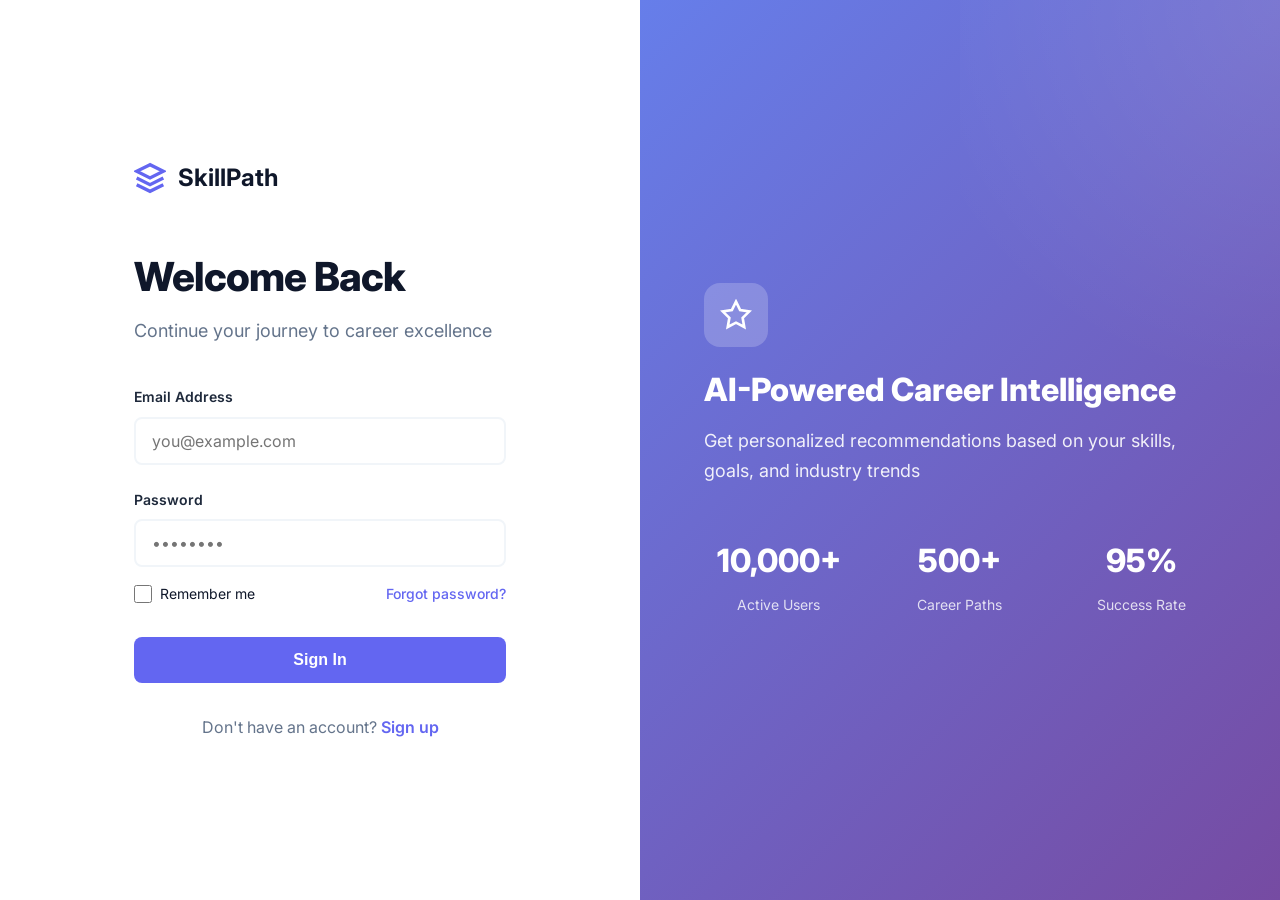
<file: Skill-platform/login.html>
<!DOCTYPE html>
<html lang="en">
<head>
    <meta charset="UTF-8">
    <meta name="viewport" content="width=device-width, initial-scale=1.0">
    <title>Login - SkillPath</title>
    <link rel="stylesheet" href="css/auth.css">
    <link href="https://fonts.googleapis.com/css2?family=Inter:wght@300;400;500;600;700;800&display=swap" rel="stylesheet">
</head>
<body>
    <div class="auth-container">
        <div class="auth-left">
            <div class="auth-brand">
                <svg class="logo-icon" viewBox="0 0 24 24" fill="none" stroke="currentColor">
                    <path d="M12 2L2 7l10 5 10-5-10-5z"/>
                    <path d="M2 17l10 5 10-5"/>
                    <path d="M2 12l10 5 10-5"/>
                </svg>
                <span>SkillPath</span>
            </div>
            <h1>Welcome Back</h1>
            <p class="subtitle">Continue your journey to career excellence</p>
            
            <form id="loginForm" class="auth-form">
                <div class="form-group">
                    <label for="email">Email Address</label>
                    <input type="email" id="email" name="email" required placeholder="you@example.com">
                </div>
                
                <div class="form-group">
                    <label for="password">Password</label>
                    <input type="password" id="password" name="password" required placeholder="••••••••">
                </div>
                
                <div class="form-options">
                    <label class="checkbox">
                        <input type="checkbox" name="remember">
                        <span>Remember me</span>
                    </label>
                    <a href="#" class="forgot-link">Forgot password?</a>
                </div>
                
                <button type="submit" class="btn-submit">Sign In</button>
                
                <div id="errorMessage" class="error-message" style="display: none;"></div>
            </form>
            
            <p class="switch-form">
                Don't have an account? <a href="register.html">Sign up</a>
            </p>
        </div>
        
        <div class="auth-right">
            <div class="feature-highlight">
                <div class="feature-icon">
                    <svg viewBox="0 0 24 24" fill="none" stroke="currentColor">
                        <path d="M12 2l3.09 6.26L22 9.27l-5 4.87 1.18 6.88L12 17.77l-6.18 3.25L7 14.14 2 9.27l6.91-1.01L12 2z"/>
                    </svg>
                </div>
                <h2>AI-Powered Career Intelligence</h2>
                <p>Get personalized recommendations based on your skills, goals, and industry trends</p>
            </div>
            
            <div class="stats-showcase">
                <div class="stat-item">
                    <div class="stat-value">10,000+</div>
                    <div class="stat-label">Active Users</div>
                </div>
                <div class="stat-item">
                    <div class="stat-value">500+</div>
                    <div class="stat-label">Career Paths</div>
                </div>
                <div class="stat-item">
                    <div class="stat-value">95%</div>
                    <div class="stat-label">Success Rate</div>
                </div>
            </div>
        </div>
    </div>
    
    <script src="js/auth.js"></script>
</body>
</html>
</file>
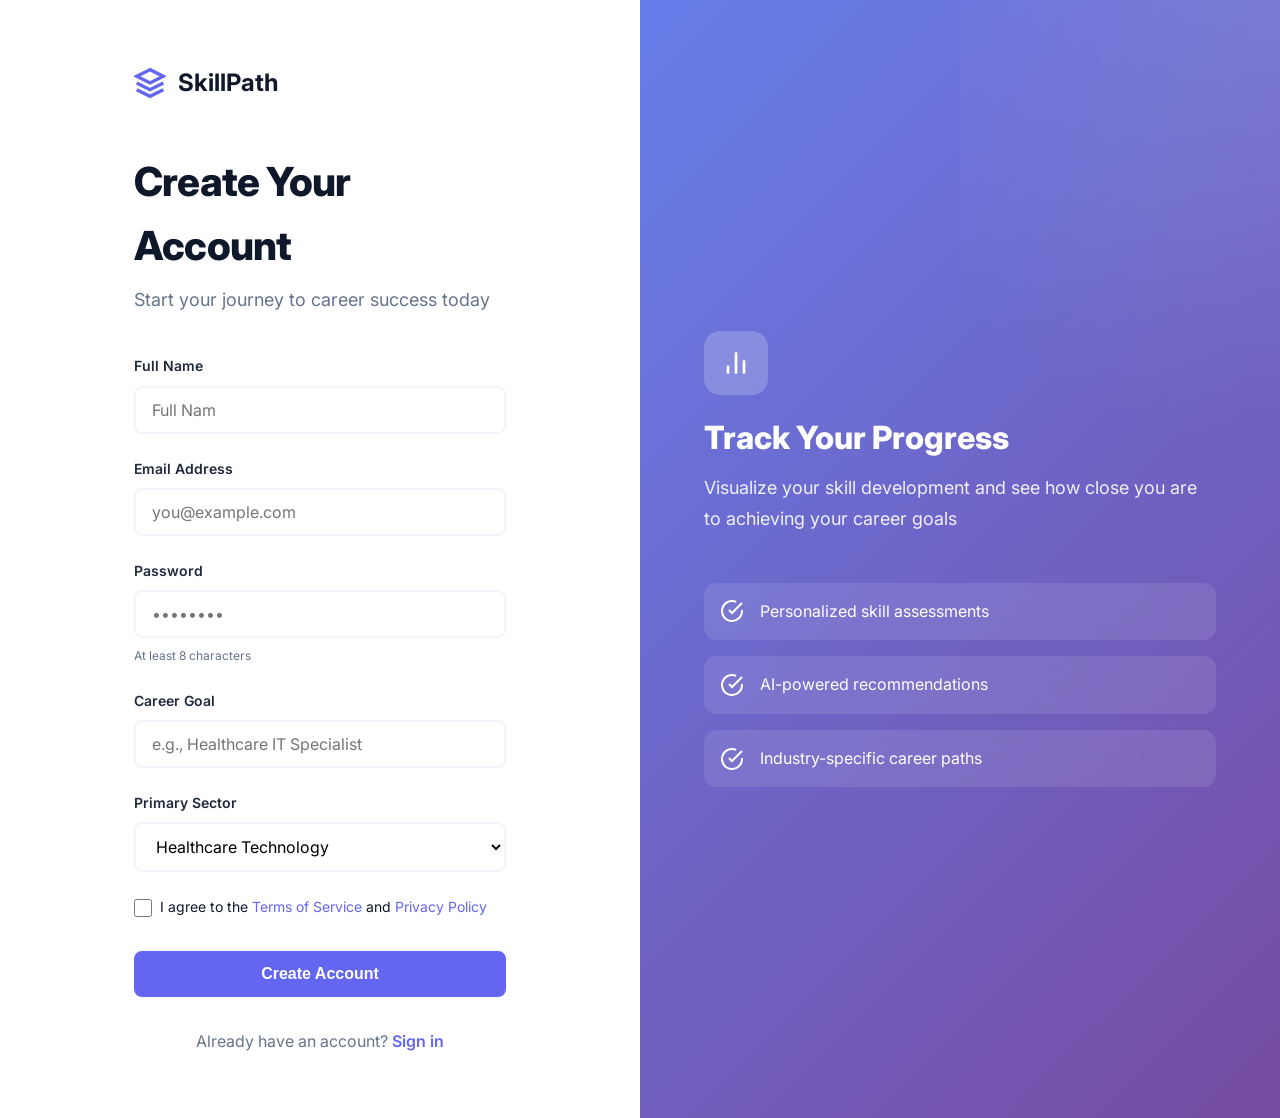
<file: Skill-platform/register.html>
<!DOCTYPE html>
<html lang="en">
<head>
    <meta charset="UTF-8">
    <meta name="viewport" content="width=device-width, initial-scale=1.0">
    <title>Sign Up - SkillPath</title>
    <link rel="stylesheet" href="css/auth.css">
    <link href="https://fonts.googleapis.com/css2?family=Inter:wght@300;400;500;600;700;800&display=swap" rel="stylesheet">
</head>
<body>
    <div class="auth-container">
        <div class="auth-left">
            <div class="auth-brand">
                <svg class="logo-icon" viewBox="0 0 24 24" fill="none" stroke="currentColor">
                    <path d="M12 2L2 7l10 5 10-5-10-5z"/>
                    <path d="M2 17l10 5 10-5"/>
                    <path d="M2 12l10 5 10-5"/>
                </svg>
                <span>SkillPath</span>
            </div>
            <h1>Create Your Account</h1>
            <p class="subtitle">Start your journey to career success today</p>
            
            <form id="registerForm" class="auth-form">
                <div class="form-group">
                    <label for="full_name">Full Name</label>
                    <input type="text" id="full_name" name="full_name" required placeholder="Full Nam">
                </div>
                
                <div class="form-group">
                    <label for="email">Email Address</label>
                    <input type="email" id="email" name="email" required placeholder="you@example.com">
                </div>
                
                <div class="form-group">
                    <label for="password">Password</label>
                    <input type="password" id="password" name="password" required placeholder="••••••••">
                    <small>At least 8 characters</small>
                </div>
                
                <div class="form-group">
                    <label for="career_goal">Career Goal</label>
                    <input type="text" id="career_goal" name="career_goal" placeholder="e.g., Healthcare IT Specialist">
                </div>
                
                <div class="form-group">
                    <label for="sector">Primary Sector</label>
                    <select id="sector" name="sector">
                        <option value="healthcare">Healthcare Technology</option>
                        <option value="agriculture">Agricultural Technology</option>
                        <option value="urban_planning">Urban Planning & Smart Cities</option>
                    </select>
                </div>
                
                <label class="checkbox">
                    <input type="checkbox" required>
                    <span>I agree to the <a href="#">Terms of Service</a> and <a href="#">Privacy Policy</a></span>
                </label>
                
                <button type="submit" class="btn-submit">Create Account</button>
                
                <div id="errorMessage" class="error-message" style="display: none;"></div>
                <div id="successMessage" class="success-message" style="display: none;"></div>
            </form>
            
            <p class="switch-form">
                Already have an account? <a href="login.html">Sign in</a>
            </p>
        </div>
        
        <div class="auth-right">
            <div class="feature-highlight">
                <div class="feature-icon">
                    <svg viewBox="0 0 24 24" fill="none" stroke="currentColor">
                        <line x1="18" y1="20" x2="18" y2="10"/>
                        <line x1="12" y1="20" x2="12" y2="4"/>
                        <line x1="6" y1="20" x2="6" y2="14"/>
                    </svg>
                </div>
                <h2>Track Your Progress</h2>
                <p>Visualize your skill development and see how close you are to achieving your career goals</p>
            </div>
            
            <div class="features-list">
                <div class="feature-item">
                    <svg viewBox="0 0 24 24" fill="none" stroke="currentColor">
                        <path d="M22 11.08V12a10 10 0 1 1-5.93-9.14"/>
                        <polyline points="22 4 12 14.01 9 11.01"/>
                    </svg>
                    <span>Personalized skill assessments</span>
                </div>
                <div class="feature-item">
                    <svg viewBox="0 0 24 24" fill="none" stroke="currentColor">
                        <path d="M22 11.08V12a10 10 0 1 1-5.93-9.14"/>
                        <polyline points="22 4 12 14.01 9 11.01"/>
                    </svg>
                    <span>AI-powered recommendations</span>
                </div>
                <div class="feature-item">
                    <svg viewBox="0 0 24 24" fill="none" stroke="currentColor">
                        <path d="M22 11.08V12a10 10 0 1 1-5.93-9.14"/>
                        <polyline points="22 4 12 14.01 9 11.01"/>
                    </svg>
                    <span>Industry-specific career paths</span>
                </div>
            </div>
        </div>
    </div>
    
    <script src="js/auth.js"></script>
</body>
</html>
</file>
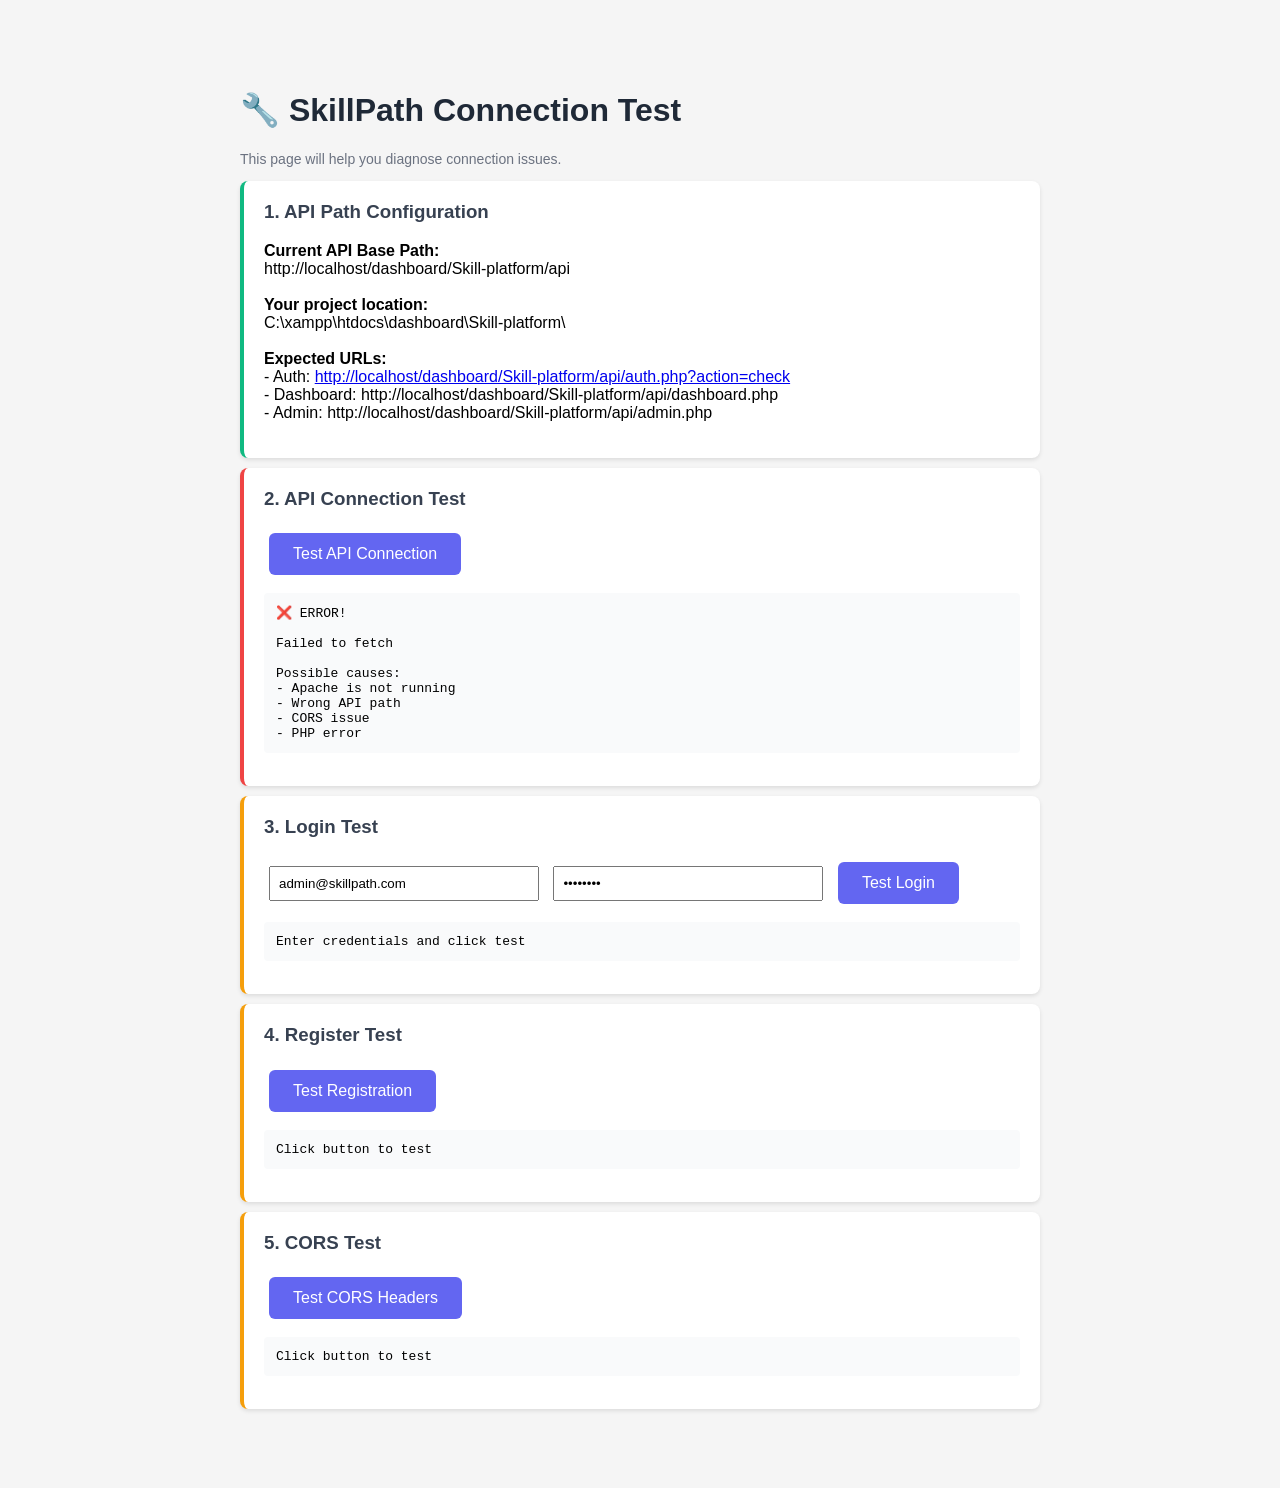
<file: Skill-platform/test_connection.html>
<!DOCTYPE html>
<html lang="en">
<head>
    <meta charset="UTF-8">
    <meta name="viewport" content="width=device-width, initial-scale=1.0">
    <title>Connection Test - SkillPath</title>
    <style>
        body {
            font-family: Arial, sans-serif;
            max-width: 800px;
            margin: 50px auto;
            padding: 20px;
            background: #f5f5f5;
        }
        .test-box {
            background: white;
            padding: 20px;
            margin: 10px 0;
            border-radius: 8px;
            box-shadow: 0 2px 4px rgba(0,0,0,0.1);
        }
        .success {
            border-left: 4px solid #10b981;
        }
        .error {
            border-left: 4px solid #ef4444;
        }
        .pending {
            border-left: 4px solid #f59e0b;
        }
        button {
            background: #6366f1;
            color: white;
            border: none;
            padding: 12px 24px;
            border-radius: 6px;
            cursor: pointer;
            font-size: 16px;
            margin: 5px;
        }
        button:hover {
            background: #4f46e5;
        }
        pre {
            background: #f9fafb;
            padding: 12px;
            border-radius: 4px;
            overflow-x: auto;
        }
        h1 { color: #1f2937; }
        h3 { color: #374151; margin-top: 0; }
        .info { color: #6b7280; font-size: 14px; }
    </style>
</head>
<body>
    <h1>🔧 SkillPath Connection Test</h1>
    <p class="info">This page will help you diagnose connection issues.</p>

    <div class="test-box pending" id="pathTest">
        <h3>1. API Path Configuration</h3>
        <p id="pathResult">Testing...</p>
    </div>

    <div class="test-box pending" id="apiTest">
        <h3>2. API Connection Test</h3>
        <button onclick="testAPI()">Test API Connection</button>
        <pre id="apiResult">Click button to test</pre>
    </div>

    <div class="test-box pending" id="loginTest">
        <h3>3. Login Test</h3>
        <input type="email" id="testEmail" placeholder="Email" value="admin@skillpath.com" style="padding: 8px; margin: 5px; width: 250px;">
        <input type="password" id="testPassword" placeholder="Password" value="password" style="padding: 8px; margin: 5px; width: 250px;">
        <button onclick="testLogin()">Test Login</button>
        <pre id="loginResult">Enter credentials and click test</pre>
    </div>

    <div class="test-box pending" id="registerTest">
        <h3>4. Register Test</h3>
        <button onclick="testRegister()">Test Registration</button>
        <pre id="registerResult">Click button to test</pre>
    </div>

    <div class="test-box pending" id="corsTest">
        <h3>5. CORS Test</h3>
        <button onclick="testCORS()">Test CORS Headers</button>
        <pre id="corsResult">Click button to test</pre>
    </div>

    <script>
        // CHANGE THIS TO MATCH YOUR PATH
        const API_BASE = 'http://localhost/dashboard/Skill-platform/api';

        // Test 1: Check path
        window.addEventListener('DOMContentLoaded', () => {
            const pathBox = document.getElementById('pathTest');
            const pathResult = document.getElementById('pathResult');
            
            pathResult.innerHTML = `
                <strong>Current API Base Path:</strong><br>
                ${API_BASE}<br><br>
                <strong>Your project location:</strong><br>
                C:\\xampp\\htdocs\\dashboard\\Skill-platform\\<br><br>
                <strong>Expected URLs:</strong><br>
                - Auth: <a href="${API_BASE}/auth.php?action=check" target="_blank">${API_BASE}/auth.php?action=check</a><br>
                - Dashboard: ${API_BASE}/dashboard.php<br>
                - Admin: ${API_BASE}/admin.php
            `;
            
            pathBox.className = 'test-box success';
        });

        // Test 2: API Connection
        async function testAPI() {
            const box = document.getElementById('apiTest');
            const result = document.getElementById('apiResult');
            
            box.className = 'test-box pending';
            result.textContent = 'Testing connection...';
            
            try {
                const response = await fetch(`${API_BASE}/auth.php?action=check`, {
                    credentials: 'include',
                    headers: {
                        'Content-Type': 'application/json'
                    }
                });
                
                const data = await response.json();
                
                result.textContent = `✅ SUCCESS!\n\nStatus: ${response.status}\nResponse:\n${JSON.stringify(data, null, 2)}`;
                box.className = 'test-box success';
            } catch (error) {
                result.textContent = `❌ ERROR!\n\n${error.message}\n\nPossible causes:\n- Apache is not running\n- Wrong API path\n- CORS issue\n- PHP error`;
                box.className = 'test-box error';
            }
        }

        // Test 3: Login
        async function testLogin() {
            const box = document.getElementById('loginTest');
            const result = document.getElementById('loginResult');
            const email = document.getElementById('testEmail').value;
            const password = document.getElementById('testPassword').value;
            
            box.className = 'test-box pending';
            result.textContent = 'Testing login...';
            
            try {
                const response = await fetch(`${API_BASE}/auth.php?action=login`, {
                    method: 'POST',
                    credentials: 'include',
                    headers: {
                        'Content-Type': 'application/json',
                    },
                    body: JSON.stringify({ email, password })
                });
                
                const data = await response.json();
                
                if (data.success) {
                    result.textContent = `✅ LOGIN SUCCESS!\n\nUser: ${data.user.full_name}\nEmail: ${data.user.email}\nAdmin: ${data.user.is_admin}\n\nFull Response:\n${JSON.stringify(data, null, 2)}`;
                    box.className = 'test-box success';
                } else {
                    result.textContent = `❌ LOGIN FAILED!\n\n${data.message}\n\nFull Response:\n${JSON.stringify(data, null, 2)}`;
                    box.className = 'test-box error';
                }
            } catch (error) {
                result.textContent = `❌ CONNECTION ERROR!\n\n${error.message}\n\nThis means JavaScript cannot reach the API.\n\nCheck:\n1. Is Apache running?\n2. Is the API path correct?\n3. Check browser console (F12)`;
                box.className = 'test-box error';
            }
        }

        // Test 4: Register
        async function testRegister() {
            const box = document.getElementById('registerTest');
            const result = document.getElementById('registerResult');
            
            box.className = 'test-box pending';
            result.textContent = 'Testing registration...';
            
            const testUser = {
                full_name: 'Test User',
                email: 'test' + Date.now() + '@example.com',
                password: 'password123',
                career_goal: 'Test Goal',
                sector: 'healthcare'
            };
            
            try {
                const response = await fetch(`${API_BASE}/auth.php?action=register`, {
                    method: 'POST',
                    credentials: 'include',
                    headers: {
                        'Content-Type': 'application/json',
                    },
                    body: JSON.stringify(testUser)
                });
                
                const data = await response.json();
                
                if (data.success) {
                    result.textContent = `✅ REGISTRATION SUCCESS!\n\nTest user created:\nEmail: ${testUser.email}\nPassword: password123\n\nFull Response:\n${JSON.stringify(data, null, 2)}`;
                    box.className = 'test-box success';
                } else {
                    result.textContent = `❌ REGISTRATION FAILED!\n\n${data.message}\n\nFull Response:\n${JSON.stringify(data, null, 2)}`;
                    box.className = 'test-box error';
                }
            } catch (error) {
                result.textContent = `❌ CONNECTION ERROR!\n\n${error.message}`;
                box.className = 'test-box error';
            }
        }

        // Test 5: CORS
        async function testCORS() {
            const box = document.getElementById('corsTest');
            const result = document.getElementById('corsResult');
            
            box.className = 'test-box pending';
            result.textContent = 'Testing CORS headers...';
            
            try {
                const response = await fetch(`${API_BASE}/auth.php?action=check`, {
                    credentials: 'include',
                    headers: {
                        'Content-Type': 'application/json'
                    }
                });
                
                const headers = {};
                response.headers.forEach((value, key) => {
                    headers[key] = value;
                });
                
                result.textContent = `✅ CORS Headers:\n\n${JSON.stringify(headers, null, 2)}\n\nIf you see 'access-control-allow-origin', CORS is configured correctly.`;
                box.className = 'test-box success';
            } catch (error) {
                result.textContent = `❌ CORS ERROR!\n\n${error.message}\n\nThis might be a CORS configuration issue.`;
                box.className = 'test-box error';
            }
        }

        // Auto-run API test on load
        setTimeout(() => {
            testAPI();
        }, 500);
    </script>
</body>
</html>
</file>
<file: Skill-platform/css/auth.css>
/* File: css/auth.css */
/* Authentication Pages Stylesheet */

@import url('https://fonts.googleapis.com/css2?family=Inter:wght@300;400;500;600;700;800&display=swap');

:root {
    --primary: #6366f1;
    --primary-dark: #4f46e5;
    --success: #10b981;
    --danger: #ef4444;
    --dark: #0f172a;
    --dark-2: #1e293b;
    --gray: #64748b;
    --gray-light: #cbd5e1;
    --gray-lighter: #f1f5f9;
    --white: #ffffff;
    --gradient: linear-gradient(135deg, #667eea 0%, #764ba2 100%);
}

* {
    margin: 0;
    padding: 0;
    box-sizing: border-box;
}

body {
    font-family: 'Inter', sans-serif;
    line-height: 1.6;
    color: var(--dark);
    background: var(--white);
}

.auth-container {
    display: grid;
    grid-template-columns: 1fr 1fr;
    min-height: 100vh;
}

.auth-left {
    padding: 4rem;
    display: flex;
    flex-direction: column;
    justify-content: center;
    max-width: 500px;
    margin: 0 auto;
    width: 100%;
}

.auth-brand {
    display: flex;
    align-items: center;
    gap: 0.75rem;
    font-size: 1.5rem;
    font-weight: 700;
    color: var(--dark);
    margin-bottom: 3rem;
}

.logo-icon {
    width: 32px;
    height: 32px;
    stroke-width: 2.5px;
    color: var(--primary);
}

.auth-left h1 {
    font-size: 2.5rem;
    font-weight: 800;
    margin-bottom: 0.5rem;
    letter-spacing: -0.02em;
}

.subtitle {
    color: var(--gray);
    font-size: 1.125rem;
    margin-bottom: 2.5rem;
}

.auth-form {
    display: flex;
    flex-direction: column;
    gap: 1.5rem;
}

.form-group {
    display: flex;
    flex-direction: column;
    gap: 0.5rem;
}

.form-group label {
    font-weight: 600;
    color: var(--dark-2);
    font-size: 0.875rem;
}

.form-group input,
.form-group select {
    padding: 0.75rem 1rem;
    border: 2px solid var(--gray-lighter);
    border-radius: 0.5rem;
    font-size: 1rem;
    font-family: 'Inter', sans-serif;
    transition: all 0.3s ease;
    background: var(--white);
}

.form-group input:focus,
.form-group select:focus {
    outline: none;
    border-color: var(--primary);
    box-shadow: 0 0 0 3px rgba(99, 102, 241, 0.1);
}

.form-group small {
    color: var(--gray);
    font-size: 0.75rem;
}

.form-options {
    display: flex;
    justify-content: space-between;
    align-items: center;
    margin-top: -0.5rem;
}

.checkbox {
    display: flex;
    align-items: center;
    gap: 0.5rem;
    cursor: pointer;
    font-size: 0.875rem;
}

.checkbox input {
    width: 18px;
    height: 18px;
    cursor: pointer;
}

.checkbox a {
    color: var(--primary);
    text-decoration: none;
}

.forgot-link {
    color: var(--primary);
    text-decoration: none;
    font-size: 0.875rem;
    font-weight: 500;
}

.forgot-link:hover {
    text-decoration: underline;
}

.btn-submit {
    padding: 0.875rem 1.5rem;
    background: var(--primary);
    color: var(--white);
    border: none;
    border-radius: 0.5rem;
    font-size: 1rem;
    font-weight: 600;
    cursor: pointer;
    transition: all 0.3s ease;
    margin-top: 0.5rem;
}

.btn-submit:hover {
    background: var(--primary-dark);
    transform: translateY(-2px);
    box-shadow: 0 10px 25px -5px rgba(99, 102, 241, 0.4);
}

.btn-submit:active {
    transform: translateY(0);
}

.error-message,
.success-message {
    padding: 0.75rem 1rem;
    border-radius: 0.5rem;
    font-size: 0.875rem;
    font-weight: 500;
}

.error-message {
    background: rgba(239, 68, 68, 0.1);
    color: var(--danger);
    border: 1px solid rgba(239, 68, 68, 0.2);
}

.success-message {
    background: rgba(16, 185, 129, 0.1);
    color: var(--success);
    border: 1px solid rgba(16, 185, 129, 0.2);
}

.switch-form {
    text-align: center;
    margin-top: 2rem;
    color: var(--gray);
}

.switch-form a {
    color: var(--primary);
    text-decoration: none;
    font-weight: 600;
}

.switch-form a:hover {
    text-decoration: underline;
}

.auth-right {
    background: var(--gradient);
    padding: 4rem;
    display: flex;
    flex-direction: column;
    justify-content: center;
    color: var(--white);
    position: relative;
    overflow: hidden;
}

.auth-right::before {
    content: '';
    position: absolute;
    top: -50%;
    right: -50%;
    width: 100%;
    height: 100%;
    background: radial-gradient(circle, rgba(255,255,255,0.1) 0%, transparent 70%);
    animation: float 20s infinite ease-in-out;
}

@keyframes float {
    0%, 100% { transform: translate(0, 0) rotate(0deg); }
    50% { transform: translate(50px, 50px) rotate(180deg); }
}

.feature-highlight {
    position: relative;
    z-index: 1;
    margin-bottom: 3rem;
}

.feature-icon {
    width: 64px;
    height: 64px;
    background: rgba(255, 255, 255, 0.2);
    border-radius: 1rem;
    display: flex;
    align-items: center;
    justify-content: center;
    margin-bottom: 1.5rem;
}

.feature-icon svg {
    width: 32px;
    height: 32px;
    stroke-width: 2px;
}

.feature-highlight h2 {
    font-size: 2rem;
    font-weight: 800;
    margin-bottom: 1rem;
    line-height: 1.2;
}

.feature-highlight p {
    font-size: 1.125rem;
    opacity: 0.9;
    line-height: 1.7;
}

.stats-showcase {
    display: grid;
    grid-template-columns: repeat(3, 1fr);
    gap: 2rem;
    position: relative;
    z-index: 1;
}

.stat-item {
    text-align: center;
}

.stat-value {
    font-size: 2rem;
    font-weight: 800;
    margin-bottom: 0.5rem;
}

.stat-label {
    font-size: 0.875rem;
    opacity: 0.8;
}

.features-list {
    display: flex;
    flex-direction: column;
    gap: 1rem;
    position: relative;
    z-index: 1;
}

.feature-item {
    display: flex;
    align-items: center;
    gap: 1rem;
    padding: 1rem;
    background: rgba(255, 255, 255, 0.1);
    border-radius: 0.75rem;
    backdrop-filter: blur(10px);
}

.feature-item svg {
    width: 24px;
    height: 24px;
    stroke-width: 2px;
    flex-shrink: 0;
}

@media (max-width: 968px) {
    .auth-container {
        grid-template-columns: 1fr;
    }
    
    .auth-right {
        display: none;
    }
    
    .auth-left {
        padding: 2rem;
    }
}

@media (max-width: 480px) {
    .auth-left h1 {
        font-size: 2rem;
    }
    
    .subtitle {
        font-size: 1rem;
    }
}
</file>
